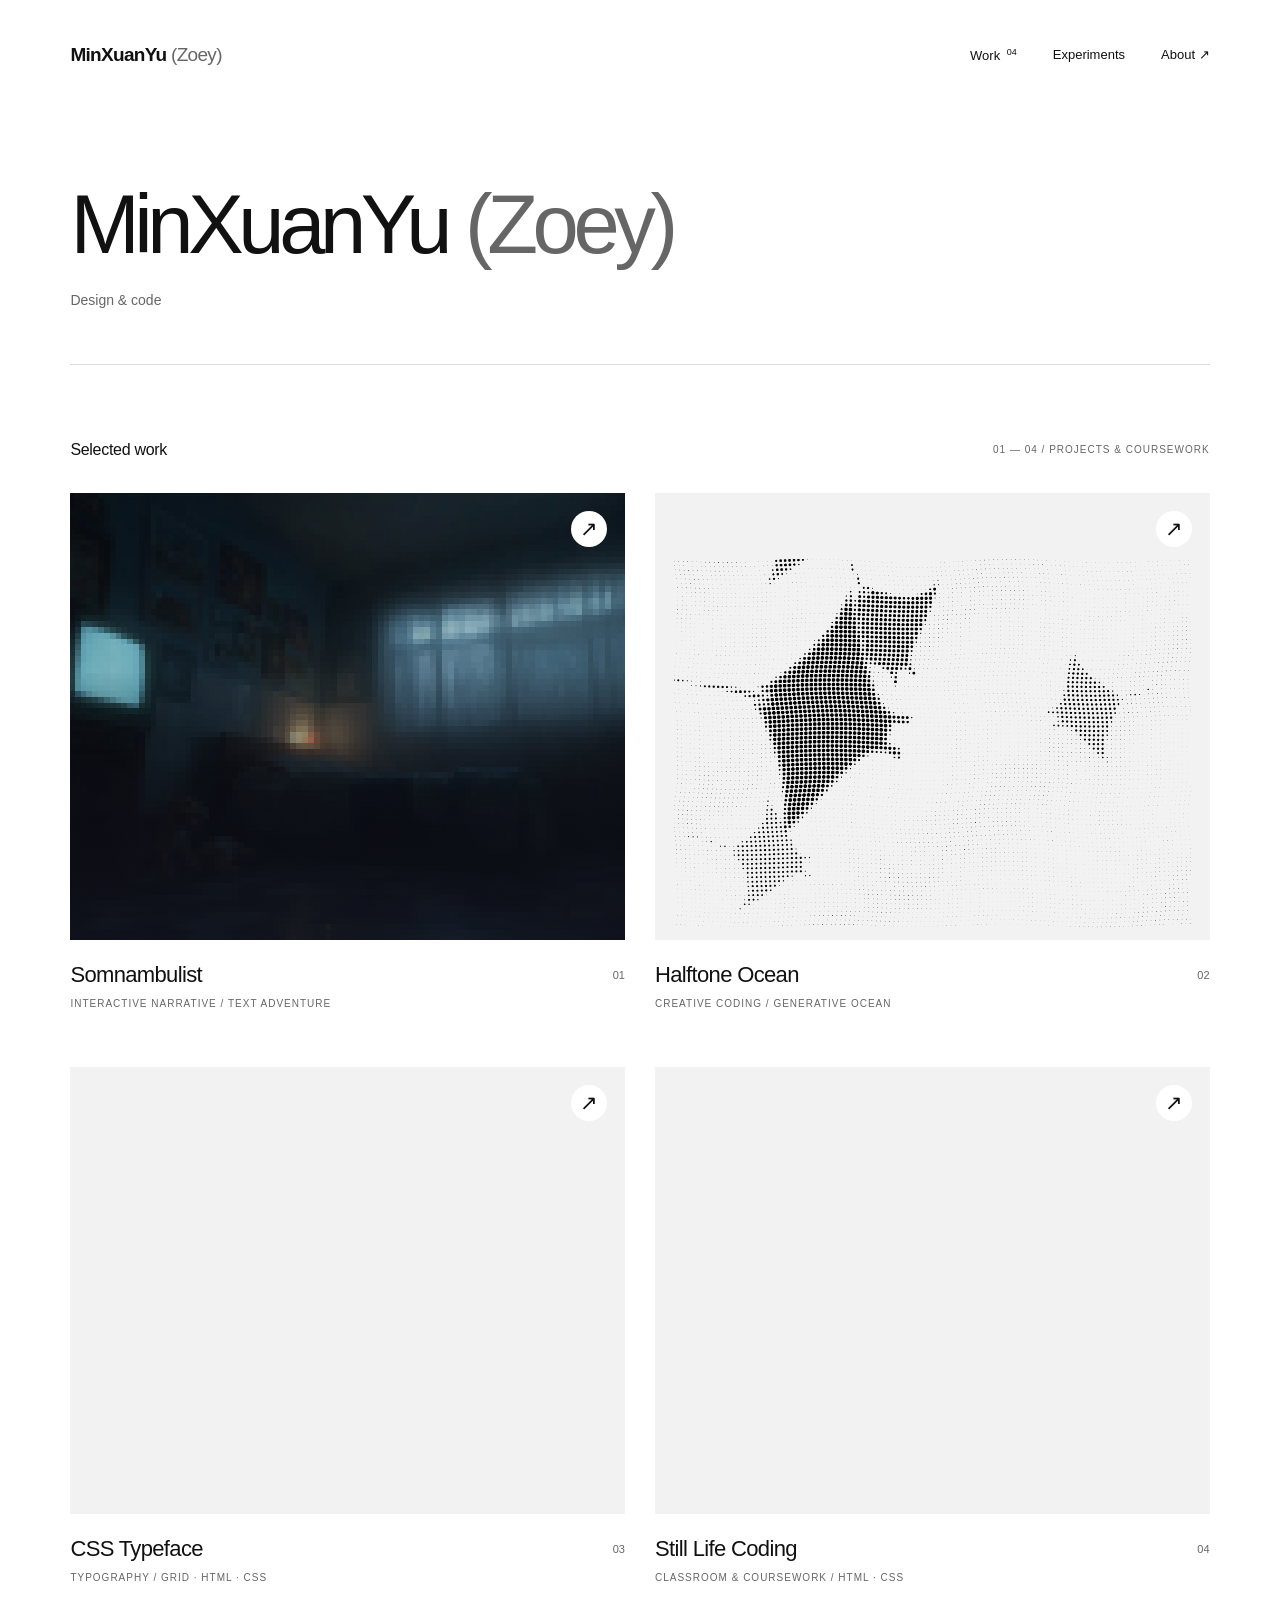
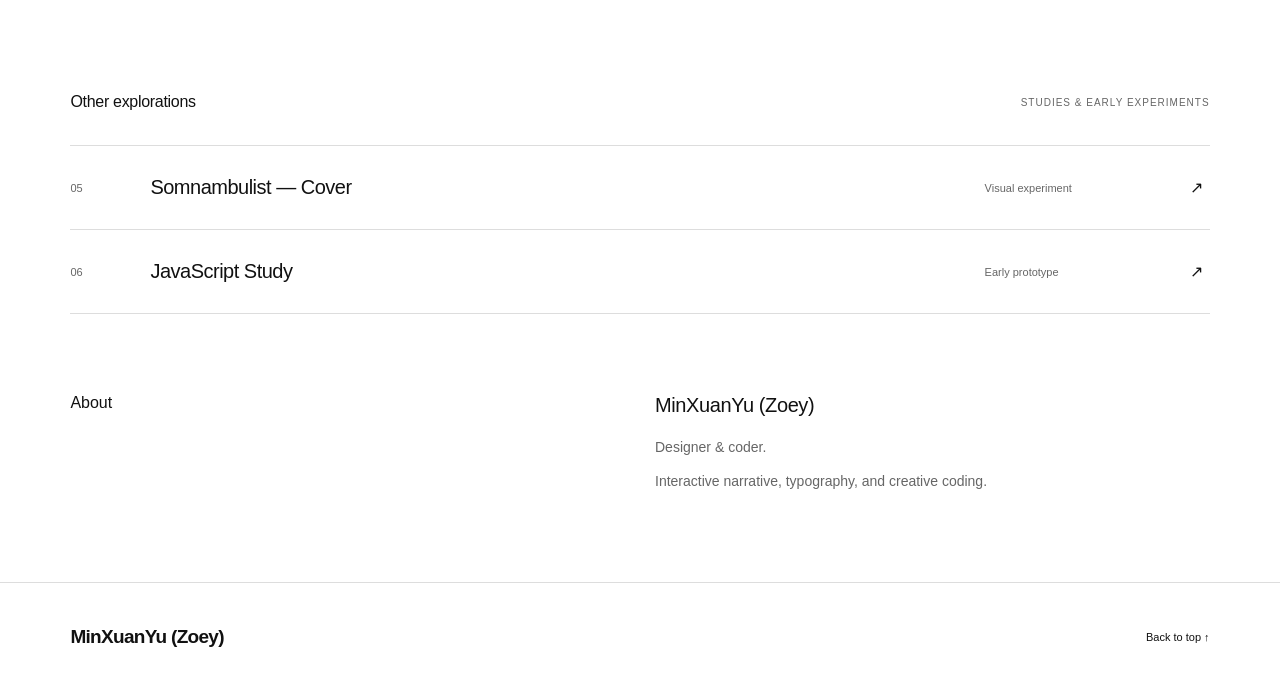
<file: index.html>
<!doctype html>
<html lang="en">
<head>
<meta charset="utf-8"><meta name="viewport" content="width=device-width,initial-scale=1">
<title>MinXuanYu (Zoey) — Design & Code</title>
<meta name="description" content="Selected work by MinXuanYu (Zoey). Interactive stories, experimental typography, and small worlds made with code.">
<link rel="stylesheet" href="assets/portfolio.css">
</head>
<body id="top">
<a class="skip" href="#work">Skip to work</a>
<header class="header"><a class="identity" href="#top">MinXuanYu <span>(Zoey)</span></a><nav aria-label="Main navigation"><a href="#work">Work <sup>04</sup></a><a href="#archive">Experiments</a><a href="#about">About <span aria-hidden="true">↗</span></a></nav></header>
<main>
<section class="hero" aria-labelledby="intro"><h1 id="intro">MinXuanYu <span>(Zoey)</span></h1><p class="role">Design &amp; code</p></section>
<section id="work" class="work" aria-labelledby="work-heading"><div class="section-heading"><h2 id="work-heading">Selected work</h2><span>01 — 04 / Projects & coursework</span></div>
<div class="project-grid">
<article class="project"><a href="somnambulistfinal/index.html" class="project-link"><div class="art dream"><img src="somnambulistfinal/assets/bedroom.png" alt="A pixel-art bedroom from the Somnambulist dream world" fetchpriority="high"><span class="open" aria-hidden="true">↗</span></div><div class="project-info"><h3>Somnambulist</h3><span>01</span></div><p class="category">Interactive narrative / Text adventure</p></a></article>
<article class="project offset"><a href="halftoneocean/index.html" class="project-link"><div class="art ocean"><img src="halftoneocean/previews/manta.png" alt="A manta ray rendered in black-and-white halftone dots" loading="lazy"><span class="open" aria-hidden="true">↗</span></div><div class="project-info"><h3>Halftone Ocean</h3><span>02</span></div><p class="category">Creative coding / Generative ocean</p></a></article>
<article class="project"><a href="css-typeface/index.html" class="project-link"><div class="art type"><div class="embed"><iframe src="css-typeface/index.html" title="CSS Typeface artwork preview" tabindex="-1" loading="lazy" sandbox></iframe></div><span class="open" aria-hidden="true">↗</span></div><div class="project-info"><h3>CSS Typeface</h3><span>03</span></div><p class="category">Typography / Grid · HTML · CSS</p></a></article>
<article class="project offset"><a href="SLC/index.html" class="project-link"><div class="art still"><div class="embed"><iframe src="SLC/index.html" title="Still Life Coding artwork preview" tabindex="-1" loading="lazy" sandbox></iframe></div><span class="open" aria-hidden="true">↗</span></div><div class="project-info"><h3>Still Life Coding</h3><span>04</span></div><p class="category">Classroom & coursework / HTML · CSS</p></a></article>
</div></section>
<section id="archive" class="archive" aria-labelledby="archive-heading"><div class="section-heading"><h2 id="archive-heading">Other explorations</h2><span>Studies & early experiments</span></div><a class="archive-row" href="zoey%20room/cover.html"><span class="number">05</span><h3>Somnambulist — Cover</h3><span class="archive-meta">Visual experiment</span><span aria-hidden="true">↗</span></a><a class="archive-row" href="Java/index.html"><span class="number">06</span><h3>JavaScript Study</h3><span class="archive-meta">Early prototype</span><span aria-hidden="true">↗</span></a></section>
<section id="about" class="about" aria-labelledby="about-heading"><h2 id="about-heading">About</h2><div class="about-copy"><h3>MinXuanYu (Zoey)</h3><p>Designer &amp; coder.</p><p>Interactive narrative, typography, and creative coding.</p></div></section>
</main>
<footer><a class="identity" href="#top">MinXuanYu (Zoey)</a><a href="#top">Back to top ↑</a></footer>
</body></html>
</file>
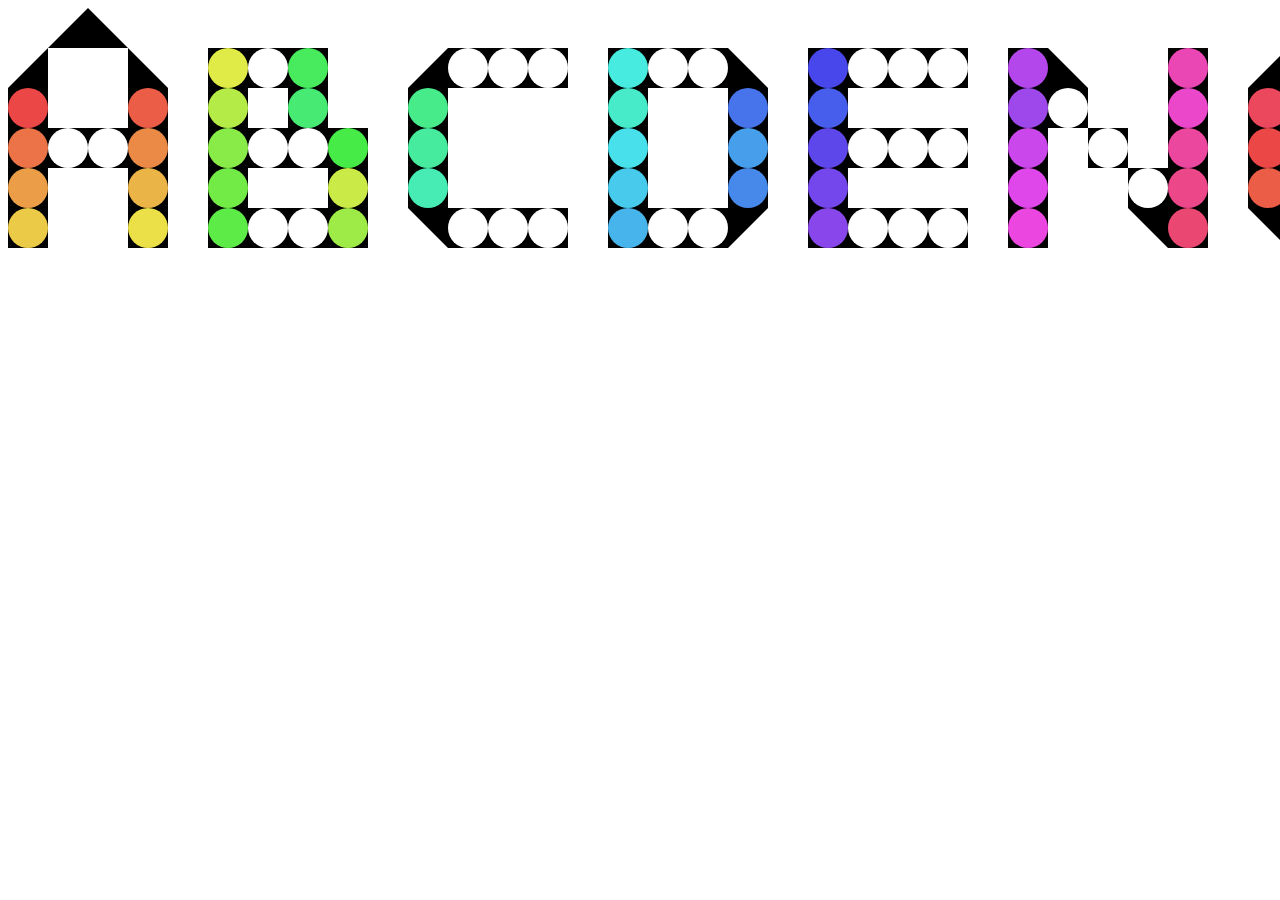
<file: css-typeface/index.html>
<!doctype html>
<html lang="en">
  <head>
    <meta charset="UTF-8" />
    <meta name="viewport" content="width=device-width, initial-scale=1.0" />
    <title>CSS Typeface Demo</title>
    <link rel="stylesheet" href="assets/styles.css" />
  </head>
   <body>
       <main>
      <!-- A -->
      <section class="letter" id="letter-a">
        <div class="roof">
          <div class="triangle"></div>
          <div class="window window-left"></div>
          <div class="window window-right"></div>
        </div>
        <div class="grid">
          <div class="cell" style="grid-column: 1; grid-row: 1">
            <div class="inner"></div>
          </div>
          <div class="cell" style="grid-column: 4; grid-row: 1">
            <div class="inner"></div>
          </div>
          <div class="cell reverse" style="grid-column: 2; grid-row: 2">
            <div class="inner fill"></div>
          </div>
          <div class="cell reverse" style="grid-column: 3; grid-row: 2">
            <div class="inner fill"></div>
          </div>
          <div class="cell" style="grid-column: 1; grid-row: 2">
            <div class="inner"></div>
          </div>
          <div class="cell" style="grid-column: 4; grid-row: 2">
            <div class="inner"></div>
          </div>
          <div class="cell" style="grid-column: 1; grid-row: 3">
            <div class="inner"></div>
          </div>
          <div class="cell" style="grid-column: 4; grid-row: 3">
            <div class="inner"></div>
          </div>
          <div class="cell" style="grid-column: 1; grid-row: 4">
            <div class="inner"></div>
          </div>
          <div class="cell" style="grid-column: 4; grid-row: 4">
            <div class="inner"></div>
          </div>
        </div>
      </section>

      <!-- B -->
      <section class="letter" id="letter-b">
        <div class="grid">
          <div class="cell reverse" style="grid-column: 2; grid-row: 2">
            <div class="inner fill"></div>
          </div>
          <div class="cell reverse" style="grid-column: 2; grid-row: 4">
            <div class="inner fill"></div>
          </div>
          <div class="cell reverse" style="grid-column: 3; grid-row: 4">
            <div class="inner fill"></div>
          </div>
          <div class="cell reverse" style="grid-column: 2; grid-row: 6">
            <div class="inner fill"></div>
          </div>
          <div class="cell reverse" style="grid-column: 3; grid-row: 6">
            <div class="inner fill"></div>
          </div>
          <div class="cell" style="grid-column: 1; grid-row: 2">
            <div class="inner"></div>
          </div>
          <div class="cell" style="grid-column: 4; grid-row: 5">
            <div class="inner"></div>
          </div>
          <div class="cell" style="grid-column: 1; grid-row: 3">
            <div class="inner"></div>
          </div>
          <div class="cell" style="grid-column: 4; grid-row: 6">
            <div class="inner"></div>
          </div>
          <div class="cell" style="grid-column: 1; grid-row: 4">
            <div class="inner"></div>
          </div>
          <div class="cell" style="grid-column: 1; grid-row: 5">
            <div class="inner"></div>
          </div>
          <div class="cell" style="grid-column: 1; grid-row: 6">
            <div class="inner"></div>
          </div>
          <div class="cell" style="grid-column: 4; grid-row: 4">
            <div class="inner"></div>
          </div>
          <div class="cell" style="grid-column: 3; grid-row: 2">
            <div class="inner"></div>
          </div>
          <div class="cell" style="grid-column: 3; grid-row: 3">
            <div class="inner"></div>
          </div>
        </div>
      </section>
      <!-- C -->
      <section class="letter" id="letter-c">
        <div class="grid">
        <div style="grid-column:1; grid-row:2;">
          <div class="triangle-small"></div>
        </div>
        <div class="cell" style="grid-column: 1; grid-row: 3">
            <div class="inner"></div>
        </div>
        <div class="cell" style="grid-column: 1; grid-row: 4">
            <div class="inner"></div>
        </div>
        <div class="cell" style="grid-column: 1; grid-row: 5">
            <div class="inner"></div>
        </div>
        <div style="grid-column:1; grid-row:6;">
          <div class="triangle-small1"></div>
        </div>
        <div class="cell reverse" style="grid-column: 2; grid-row: 2">
            <div class="inner fill"></div>
        </div>
        <div class="cell reverse" style="grid-column: 3; grid-row: 2">
            <div class="inner fill"></div>
        </div>
        <div class="cell reverse" style="grid-column: 4; grid-row: 2">
            <div class="inner fill"></div>
        </div>
        <div class="cell reverse" style="grid-column: 2; grid-row: 6">
            <div class="inner fill"></div>
        </div>
        <div class="cell reverse" style="grid-column: 3; grid-row: 6">
            <div class="inner fill"></div>
        </div>
        <div class="cell reverse" style="grid-column: 4; grid-row: 6">
            <div class="inner fill"></div>
        </div>
      </section>

    <!-- D -->
      <section class="letter" id="letter-d">
        <div class="grid">
          <div style="grid-column:4; grid-row:2;">
          <div class="triangle-small3"></div>
        </div>
       <div style="grid-column:4; grid-row:6;">
          <div class="triangle-small2"></div>
        </div>
      <div class="cell reverse" style="grid-column: 3; grid-row: 2">
            <div class="inner fill"></div>
        </div>
      <div class="cell reverse" style="grid-column: 2; grid-row: 2">
            <div class="inner fill"></div>
        </div>
      <div class="cell reverse" style="grid-column: 3; grid-row: 6">
            <div class="inner fill"></div>
        </div>
      <div class="cell reverse" style="grid-column: 2; grid-row: 6">
            <div class="inner fill"></div>
        </div>
      <div class="cell" style="grid-column: 1; grid-row: 3">
            <div class="inner"></div>
        </div>
      <div class="cell" style="grid-column: 1; grid-row: 2">
            <div class="inner"></div>
        </div>
      <div class="cell" style="grid-column: 1; grid-row: 4">
            <div class="inner"></div>
        </div>
      <div class="cell" style="grid-column: 1; grid-row: 5">
            <div class="inner"></div>
        </div>
      <div class="cell" style="grid-column: 1; grid-row: 6">
            <div class="inner"></div>
        </div>
      <div class="cell" style="grid-column: 4; grid-row: 4">
            <div class="inner"></div>
        </div>
      <div class="cell" style="grid-column: 4; grid-row: 5">
            <div class="inner"></div>
        </div>
      <div class="cell" style="grid-column: 4; grid-row: 3">
            <div class="inner"></div>
        </div>
      </section>

      <!-- E -->
     <section class="letter" id="letter-e">
        <div class="grid">
      <div class="cell" style="grid-column: 1; grid-row: 3">
            <div class="inner"></div>
        </div>
      <div class="cell" style="grid-column: 1; grid-row: 2">
            <div class="inner"></div>
        </div>
      <div class="cell" style="grid-column: 1; grid-row: 4">
            <div class="inner"></div>
        </div>
      <div class="cell" style="grid-column: 1; grid-row: 5">
            <div class="inner"></div>
        </div>
      <div class="cell" style="grid-column: 1; grid-row: 6">
            <div class="inner"></div>
        </div>
        <div class="cell reverse" style="grid-column: 2; grid-row: 2">
            <div class="inner fill"></div>
        </div>
        <div class="cell reverse" style="grid-column: 3; grid-row: 2">
            <div class="inner fill"></div>
        </div>
        <div class="cell reverse" style="grid-column: 4; grid-row: 2">
            <div class="inner fill"></div>
        </div>
        <div class="cell reverse" style="grid-column: 2; grid-row: 4">
            <div class="inner fill"></div>
        </div>
        <div class="cell reverse" style="grid-column: 3; grid-row: 4">
            <div class="inner fill"></div>
        </div>
        <div class="cell reverse" style="grid-column: 4; grid-row: 4">
            <div class="inner fill"></div>
        </div>
        <div class="cell reverse" style="grid-column: 2; grid-row: 6">
            <div class="inner fill"></div>
        </div>
        <div class="cell reverse" style="grid-column: 3; grid-row: 6">
            <div class="inner fill"></div>
        </div>
        <div class="cell reverse" style="grid-column: 4; grid-row: 6">
            <div class="inner fill"></div>
        </div>
      </section>

      <!-- N -->
     <section class="letter" id="letter-n">
        <div class="grid">
      <div class="cell" style="grid-column: 1; grid-row: 3">
            <div class="inner"></div>
        </div>
      <div class="cell" style="grid-column: 1; grid-row: 2">
            <div class="inner"></div>
        </div>
      <div class="cell" style="grid-column: 1; grid-row: 4">
            <div class="inner"></div>
        </div>
      <div class="cell" style="grid-column: 1; grid-row: 5">
            <div class="inner"></div>
        </div>
      <div class="cell" style="grid-column: 1; grid-row: 6">
            <div class="inner"></div>
        </div>
      <div class="cell" style="grid-column: 5; grid-row: 3">
            <div class="inner"></div>
        </div>
      <div class="cell" style="grid-column: 5; grid-row: 2">
            <div class="inner"></div>
        </div>
      <div class="cell" style="grid-column: 5; grid-row: 4">
            <div class="inner"></div>
        </div>
      <div class="cell" style="grid-column: 5; grid-row: 5">
            <div class="inner"></div>
        </div>
      <div class="cell" style="grid-column: 5; grid-row: 6">
            <div class="inner"></div>
        </div>
      <div style="grid-column:4; grid-row:6;">
          <div class="triangle-small1"></div>
        </div>
      <div style="grid-column:2; grid-row:2;">
          <div class="triangle-small3"></div>
        </div>
        <div class="cell reverse" style="grid-column: 2; grid-row: 3">
            <div class="inner fill"></div>
        </div>
        <div class="cell reverse" style="grid-column: 3; grid-row: 4">
            <div class="inner fill"></div>
        </div>
        <div class="cell reverse" style="grid-column: 4; grid-row: 5">
            <div class="inner fill"></div>
        </div>
      </section>

      <!-- O -->
      <section class="letter" id="letter-o">
        <div class="grid">
        <div style="grid-column:2; grid-row:2;">
          <div class="triangle-small"></div>
        </div>
        <div style="grid-column:5; grid-row:2;">
          <div class="triangle-small3"></div>
        </div>
        <div style="grid-column:5; grid-row:6;">
          <div class="triangle-small2"></div>
        </div>
        <div style="grid-column:2; grid-row:6;">
          <div class="triangle-small1"></div>
        </div>
        <div class="cell reverse" style="grid-column: 3; grid-row: 2">
            <div class="inner fill"></div>
        </div>
        <div class="cell reverse" style="grid-column: 4; grid-row: 2">
            <div class="inner fill"></div>
        </div>
        <div class="cell reverse" style="grid-column: 3; grid-row: 6">
            <div class="inner fill"></div>
        </div>
        <div class="cell reverse" style="grid-column: 4; grid-row: 6">
            <div class="inner fill"></div>
        </div>
      <div class="cell" style="grid-column: 2; grid-row: 3">
            <div class="inner"></div>
        </div>
      <div class="cell" style="grid-column: 2; grid-row: 4">
            <div class="inner"></div>
        </div>
      <div class="cell" style="grid-column: 2; grid-row: 5">
            <div class="inner"></div>
        </div>
      <div class="cell" style="grid-column: 5; grid-row: 3">
            <div class="inner"></div>
        </div>
      <div class="cell" style="grid-column: 5; grid-row: 4">
            <div class="inner"></div>
        </div>
      <div class="cell" style="grid-column: 5; grid-row: 5">
            <div class="inner"></div>
        </div>
      </section>

      <!-- J -->
     <section class="letter" id="letter-j">
        <div class="grid">
          <div class="cell reverse" style="grid-column: 2; grid-row: 2">
            <div class="inner fill"></div>
        </div>
        <div class="cell reverse" style="grid-column: 3; grid-row: 2">
            <div class="inner fill"></div>
        </div>
        <div class="cell reverse" style="grid-column: 4; grid-row: 2">
            <div class="inner fill"></div>
        </div>
        <div class="cell reverse" style="grid-column: 5; grid-row: 2">
            <div class="inner fill"></div>
        </div>
      <div class="cell" style="grid-column: 4; grid-row: 5">
            <div class="inner"></div>
        </div>
      <div class="cell" style="grid-column: 4; grid-row: 3">
            <div class="inner"></div>
        </div>
      <div class="cell" style="grid-column: 4; grid-row: 4">
            <div class="inner"></div>
        </div>
        <div class="cell reverse" style="grid-column: 4; grid-row: 6">
            <div class="inner fill"></div>
        </div>
        <div class="cell reverse" style="grid-column: 3; grid-row: 6">
            <div class="inner fill"></div>
        </div>
        <div style="grid-column:2; grid-row:6;">
          <div class="triangle-small1"></div>
        </div>
      <div class="cell" style="grid-column:2; grid-row: 5">
            <div class="inner"></div>
        </div>
      </section>

      <!-- K -->
      <section class="letter" id="letter-k">
        <div class="grid">
        <div style="grid-column:4; grid-row:2;">
          <div class="triangle-small"></div>
        </div>
        <div style="grid-column:3; grid-row:3;">
          <div class="triangle-small"></div>
        </div>
      <div class="cell" style="grid-column: 2; grid-row: 3">
            <div class="inner"></div>
        </div>
      <div class="cell" style="grid-column: 2; grid-row: 2">
            <div class="inner"></div>
        </div>
      <div class="cell" style="grid-column: 2; grid-row: 4">
            <div class="inner"></div>
        </div>
      <div class="cell" style="grid-column: 2; grid-row: 5">
            <div class="inner"></div>
        </div>
      <div class="cell" style="grid-column: 2; grid-row: 6">
            <div class="inner"></div>
        </div>
        <div style="grid-column:4; grid-row:6;">
          <div class="triangle-small1"></div>
        </div>
        <div style="grid-column:3; grid-row:5;">
          <div class="triangle-small1"></div>
        </div>
      <div class="cell reverse" style="grid-column: 3; grid-row: 4">
            <div class="inner fill"></div>
        </div>
      <div class="cell" style="grid-column: 4; grid-row: 3">
            <div class="inner"></div>
        </div>
      <div class="cell" style="grid-column: 5; grid-row: 2">
            <div class="inner"></div>
        </div>
      <div class="cell" style="grid-column: 4; grid-row: 5">
            <div class="inner"></div>
        </div>
      <div class="cell" style="grid-column: 5; grid-row: 6">
            <div class="inner"></div>
        </div>
      </section>
      <!-- L -->
      <section class="letter" id="letter-l">
        <div class="grid">
      <div class="cell" style="grid-column: 2; grid-row: 3">
            <div class="inner"></div>
        </div>
      <div class="cell" style="grid-column: 2; grid-row: 2">
            <div class="inner"></div>
        </div>
      <div class="cell" style="grid-column: 2; grid-row: 4">
            <div class="inner"></div>
        </div>
      <div class="cell" style="grid-column: 2; grid-row: 5">
            <div class="inner"></div>
        </div>
      <div class="cell" style="grid-column: 2; grid-row: 6">
            <div class="inner"></div>
        </div>
        <div class="cell reverse" style="grid-column: 5; grid-row: 6">
            <div class="inner fill"></div>
        </div>
        <div class="cell reverse" style="grid-column: 3; grid-row: 6">
            <div class="inner fill"></div>
        </div>
        <div class="cell reverse" style="grid-column: 4; grid-row: 6">
            <div class="inner fill"></div>
        </div>
      </section>
<script>
  document.querySelectorAll('.inner:not(.fill)').forEach((inner, i) => {
    inner.style.backgroundColor = `hsl(${i * 8}, 80%, 60%)`;
  });
</script>

    </body>
  </main>
</html>
</file>
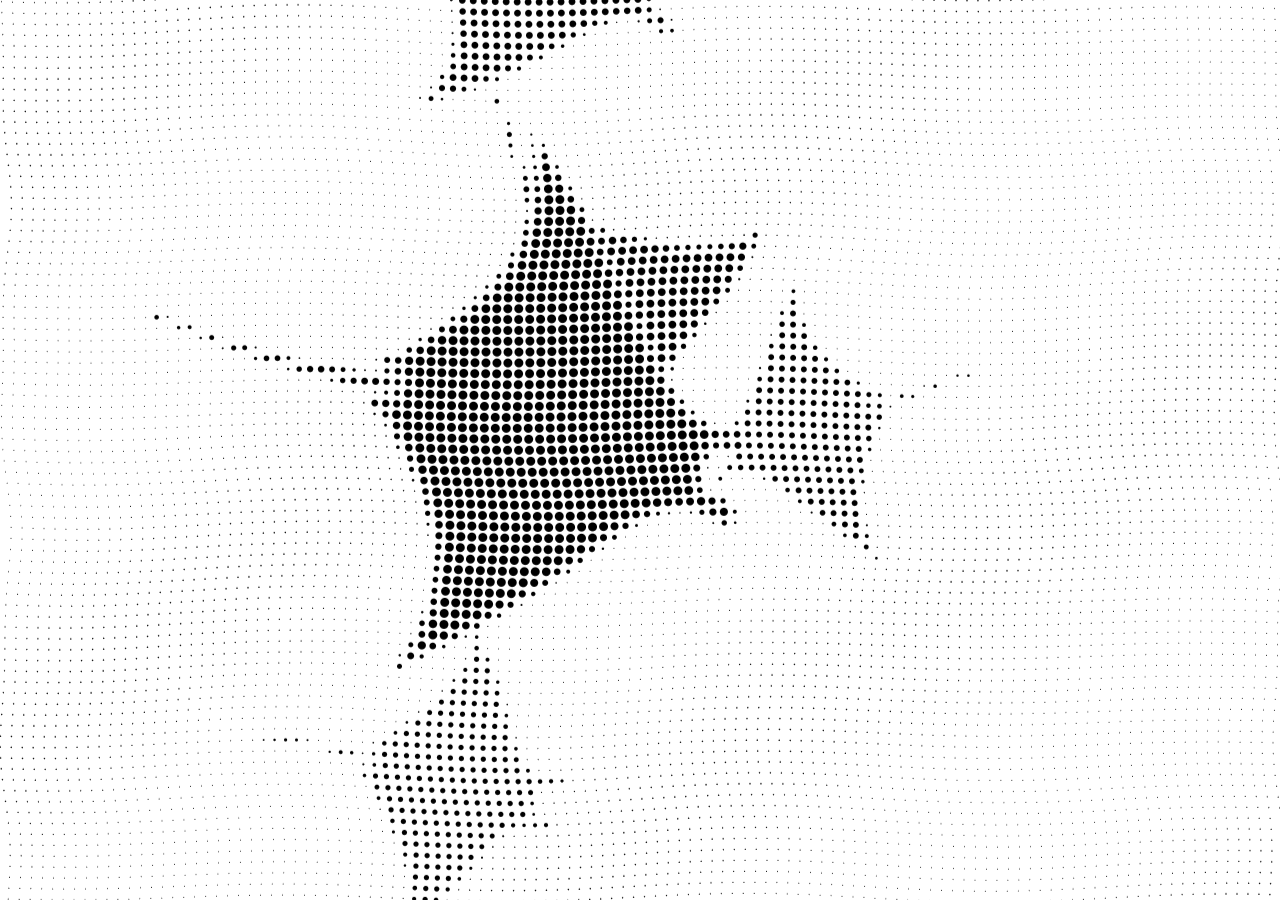
<file: halftoneocean/index.html>
<!doctype html>
<html lang="zh-CN">
<head>
  <meta charset="utf-8">
  <meta name="viewport" content="width=device-width, initial-scale=1">
  <title>黑白波点海洋 · 纯网点俯视版</title>
  <style>
:root {
  color-scheme: light;
  --foreground: #111;
  --muted-foreground: #626262;
  font-family: system-ui, -apple-system, BlinkMacSystemFont, "Segoe UI", sans-serif;
  font-size: 14px;
}
* { box-sizing: border-box; }
html, body { margin: 0; background: #fff; color: var(--foreground); }
body.ocean-standalone { padding: 0; overflow: hidden; }
body.ocean-standalone main { position: fixed; inset: 0; width: 100%; max-width: none; }

#ocean-pure-dots { width: 100%; overflow: hidden; background: #fff; }
#ocean-pure-dots canvas { display: block; width: 100%; height: auto; aspect-ratio: 7 / 5; background: #fff; }
.ocean-standalone #ocean-pure-dots { position: fixed; inset: 0; width: 100vw; height: 100vh; }
.ocean-standalone #ocean-pure-dots canvas {
  position: absolute; left: 50%; top: 50%;
  width: max(100vw, 140vh); height: auto;
  transform: translate(-50%, -50%);
}

</style>
</head>
<body class="ocean-standalone">
  <main>
    <div id="ocean-pure-dots">
  <canvas role="img" aria-label="纯黑白网点组成的海底世界。五条俯视魔鬼鱼与五条俯视鲨鱼分组依次斜向游过。每个种类再次出现时会整组反向游回，鱼群保持松散分布和局部自然交叠，背景网点持续柔和起伏。"></canvas>
</div>

  </main>
  <script>
// 俯视轮廓，局部坐标中鱼头始终朝右（x 正方向）。
// 曲线只用于决定网点的大小，最终画面不绘制实心鱼或描边。
window.OCEAN_SHAPES = {
  manta: `
    M .73 -.105
    C .83 -.11 .91 -.14 .89 -.22
    C .86 -.26 .79 -.22 .72 -.21
    C .63 -.225 .57 -.27 .51 -.34
    C .31 -.60 .16 -.97 -.18 -1.33
    C -.13 -1.06 -.19 -.78 -.34 -.55
    C -.43 -.39 -.56 -.25 -.63 -.15
    Q -.70 -.14 -.71 -.075
    L -.57 -.04
    C -.88 -.03 -1.14 -.032 -1.53 -.022
    Q -1.63 -.016 -1.68 0
    C -1.32 -.018 -.95 .03 -.57 .04
    L -.71 .075 Q -.70 .14 -.63 .15
    C -.56 .25 -.43 .39 -.34 .55
    C -.19 .78 -.13 1.06 -.18 1.33
    C .16 .97 .31 .60 .51 .34
    C .57 .27 .63 .225 .72 .21
    C .79 .22 .86 .26 .89 .22
    C .91 .14 .83 .11 .73 .105
    Q .70 0 .73 -.105 Z`,
  // 依据 Jedd Wasson 的真实大白鲨俯视航拍校正比例与尾鳍投影。
  shark: `
    M 1.2667 0.0000
    C 1.2533 0.0483 0.9467 0.1778 0.6622 0.1956
    C 0.6267 0.2000 0.5867 0.2044 0.5511 0.2044
    C 0.5067 0.3467 0.4400 0.4889 0.3289 0.5689
    Q 0.2533 0.6178 0.2400 0.5873
    C 0.2311 0.4990 0.2800 0.3822 0.3022 0.2756
    Q 0.2933 0.2311 0.2489 0.1956
    C 0.0978 0.1879 -0.0400 0.1659 -0.1644 0.1431
    C -0.3200 0.1436 -0.4667 0.1413 -0.6133 0.1323
    C -0.7556 0.1415 -0.8622 0.1173 -0.9422 0.0375
    C -1.1067 0.0352 -1.2667 0.0260 -1.4089 0.0133
    Q -1.5733 0.0035 -1.6044 0.0048
    Q -1.6267 -0.0089 -1.5556 -0.0131
    C -1.4444 -0.0201 -1.2978 -0.0277 -1.1689 -0.0222
    Q -1.0844 -0.0347 -1.0356 -0.1353
    Q -1.0089 -0.1748 -0.9556 -0.1116
    Q -0.9289 -0.0844 -0.9111 -0.0434
    C -0.8222 -0.1047 -0.7022 -0.1220 -0.5956 -0.1244
    C -0.4800 -0.1123 -0.3733 -0.1150 -0.3111 -0.1126
    Q -0.2889 -0.1596 -0.2356 -0.1544
    L -0.2178 -0.1378
    C -0.0667 -0.1390 0.0933 -0.1719 0.2444 -0.1908
    C 0.2711 -0.2933 0.2400 -0.4039 0.2000 -0.5167
    C 0.1778 -0.5819 0.1511 -0.6557 0.1822 -0.6622
    C 0.2578 -0.6667 0.3511 -0.5822 0.4133 -0.4800
    C 0.4711 -0.3822 0.5156 -0.2844 0.5333 -0.2000
    C 0.6756 -0.2089 0.8267 -0.1822 0.9733 -0.1372
    C 1.1511 -0.0806 1.2311 -0.0415 1.2667 0.0000 Z`
};

// 黑白波点海洋，纯网点俯视版。
// 改 STEP 调整网点间距；改 chapters 内的参数调整每条鱼的路线、速度与层级。
(() => {
  'use strict';
  const root = document.getElementById('ocean-pure-dots');
  const canvas = root.querySelector('canvas');
  const motion = matchMedia('(prefers-reduced-motion: reduce)');
  const W = 980, H = 700, STEP = 8.4;
  let time = 10, running = !motion.matches, visible = true;
  let handle = 0, last = 0, lastDraw = 0, displayScale = 1;
  const clamp = (x, a, b) => Math.max(a, Math.min(b, x));
  const smooth = (a, b, x) => {
    const t = clamp((x - a) / (b - a), 0, 1);
    return t * t * (3 - 2 * t);
  };

  // 所有像素来自黑色圆点。GPU 不可用时回退到 Canvas 2D。
  let gl = null;
  try { gl = canvas.getContext('webgl', {alpha: false, antialias: true, depth: false}); }
  catch (_) {}
  const ctx = gl ? null : canvas.getContext('2d', {alpha: false});
  let scaleUniform;
  if (gl) {
    const compile = (type, source) => {
      const s = gl.createShader(type);
      gl.shaderSource(s, source); gl.compileShader(s);
      if (!gl.getShaderParameter(s, gl.COMPILE_STATUS)) throw Error(gl.getShaderInfoLog(s));
      return s;
    };
    const program = gl.createProgram();
    gl.attachShader(program, compile(gl.VERTEX_SHADER, `
      attribute vec3 point;
      uniform vec2 resolution;
      uniform float scale;
      varying float radius;
      varying float diameter;
      void main() {
        vec2 p = point.xy / resolution * 2.0 - 1.0;
        gl_Position = vec4(p.x, -p.y, 0.0, 1.0);
        radius = point.z * scale;
        diameter = ceil(radius * 2.0 + 2.0);
        gl_PointSize = diameter;
      }`));
    gl.attachShader(program, compile(gl.FRAGMENT_SHADER, `
      precision mediump float;
      varying float radius;
      varying float diameter;
      void main() {
        float d = length((gl_PointCoord - 0.5) * diameter);
        float a = clamp(radius - d + 0.5, 0.0, 1.0);
        if (a <= 0.0) discard;
        gl_FragColor = vec4(0.0, 0.0, 0.0, a);
      }`));
    gl.linkProgram(program);
    if (!gl.getProgramParameter(program, gl.LINK_STATUS)) throw Error(gl.getProgramInfoLog(program));
    gl.useProgram(program);
    gl.bindBuffer(gl.ARRAY_BUFFER, gl.createBuffer());
    const location = gl.getAttribLocation(program, 'point');
    gl.enableVertexAttribArray(location);
    gl.vertexAttribPointer(location, 3, gl.FLOAT, false, 0, 0);
    gl.uniform2f(gl.getUniformLocation(program, 'resolution'), W, H);
    scaleUniform = gl.getUniformLocation(program, 'scale');
    gl.enable(gl.BLEND); gl.blendFunc(gl.SRC_ALPHA, gl.ONE_MINUS_SRC_ALPHA);
    gl.clearColor(1, 1, 1, 1);
  }

  // 用轮廓生成距离场，只控制边缘网点的收缩，不引入图片、材质或照明。
  function makeField(path) {
    const size = 640, span = 3.84, origin = -1.92;
    const c = document.createElement('canvas');
    c.width = c.height = size;
    const g = c.getContext('2d', {willReadFrequently: true});
    g.setTransform(size / span, 0, 0, size / span, -origin * size / span, -origin * size / span);
    g.fill(new Path2D(path));
    const pixels = g.getImageData(0, 0, size, size).data;
    const inside = new Uint8Array(size * size);
    const distance = new Float32Array(size * size);
    for (let i = 0; i < inside.length; i++) inside[i] = pixels[i * 4 + 3] > 127 ? 1 : 0;
    distance.fill(size * 2);
    for (let y = 1; y < size - 1; y++) for (let x = 1; x < size - 1; x++) {
      const i = y * size + x;
      if (inside[i] !== inside[i - 1] || inside[i] !== inside[i + 1] ||
          inside[i] !== inside[i - size] || inside[i] !== inside[i + size]) distance[i] = 0;
    }
    const diagonal = Math.SQRT2;
    for (let y = 1; y < size - 1; y++) for (let x = 1; x < size - 1; x++) {
      const i = y * size + x;
      distance[i] = Math.min(distance[i], distance[i - 1] + 1, distance[i - size] + 1,
        distance[i - size - 1] + diagonal, distance[i - size + 1] + diagonal);
    }
    for (let y = size - 2; y > 0; y--) for (let x = size - 2; x > 0; x--) {
      const i = y * size + x;
      distance[i] = Math.min(distance[i], distance[i + 1] + 1, distance[i + size] + 1,
        distance[i + size + 1] + diagonal, distance[i + size - 1] + diagonal);
    }
    for (let i = 0; i < distance.length; i++) distance[i] = (distance[i] + .5) * (inside[i] ? 1 : -1) * span / size;
    return {distance, size, scale: size / span, origin};
  }
  const fields = {
    shark: makeField(window.OCEAN_SHAPES.shark),
    manta: makeField(window.OCEAN_SHAPES.manta)
  };

  // 两组鱼采用各自的直线斜向路线，叠加很轻的横向游动，不再受波浪驱动。
  function school(kind, label, definitions) {
    const leaders = definitions.map(a => {
      const dx = a.ex - a.x, dy = a.ey - a.y;
      return {...a, kind, field: fields[kind], angle: Math.atan2(dy, dx), duration: Math.hypot(dx, dy) / a.speed};
    });
    const animals = leaders.sort((a, b) => b.depth - a.depth);
    return {kind, label, animals, duration: Math.max(...animals.map(a => a.enter + a.duration)) + .8};
  }
  const mantaRoutes = [
      {x: -390, y: 100, ex: 1340, ey: 600, size: 185, speed: 70, enter: 0, depth: .94, contrast: 1, phase: 1.1},
      {x: -380, y: -360, ex: 1320, ey: 340, size: 136, speed: 82, enter: 1.5, depth: .60, contrast: .58, phase: 3.7},
      {x: -350, y: 430, ex: 1300, ey: 850, size: 96, speed: 88, enter: 3.8, depth: .30, contrast: .34, phase: 2.0},
      {x: 120, y: -430, ex: 850, ey: 1060, size: 122, speed: 68, enter: .8, depth: .74, contrast: .76, phase: 4.8},
      {x: 1260, y: 130, ex: -310, ey: 640, size: 88, speed: 92, enter: 4.6, depth: .43, contrast: .43, phase: 5.7}
  ];
  const sharkRoutes = [
      {x: -400, y: 600, ex: 1340, ey: 100, size: 185, speed: 76, enter: 0, depth: .94, contrast: 1, phase: .4},
      {x: -380, y: -380, ex: 1320, ey: 300, size: 140, speed: 88, enter: 1.7, depth: .58, contrast: .58, phase: 3.0},
      {x: -350, y: 430, ex: 1300, ey: 850, size: 100, speed: 95, enter: 3.8, depth: .29, contrast: .34, phase: 5.2},
      {x: 130, y: -430, ex: 820, ey: 1050, size: 125, speed: 70, enter: .8, depth: .74, contrast: .76, phase: 2.1},
      {x: 1280, y: 130, ex: -300, ey: 600, size: 90, speed: 96, enter: 4.8, depth: .42, contrast: .43, phase: 4.4}
  ];
  const reverseRoutes = routes => routes.map(a => ({
    ...a, x: a.ex, y: a.ey, ex: a.x, ey: a.y, phase: a.phase + Math.PI
  }));
  // 每个种类下一次出现时整组反向游回，再从第一套方向继续循环。
  const chapters = [
    school('manta', '俯视 · 魔鬼鱼群', mantaRoutes),
    school('shark', '俯视 · 鲨鱼群', sharkRoutes),
    school('manta', '俯视 · 魔鬼鱼群', reverseRoutes(mantaRoutes)),
    school('shark', '俯视 · 鲨鱼群', reverseRoutes(sharkRoutes))
  ];
  const cycleDuration = chapters.reduce((sum, c) => sum + c.duration, 0);
  function chapterAt(t) {
    let local = ((t % cycleDuration) + cycleDuration) % cycleDuration;
    for (const chapter of chapters) {
      if (local < chapter.duration) return {chapter, local};
      local -= chapter.duration;
    }
    return {chapter: chapters[0], local: 0};
  }
  function positionAt(a, elapsed, globalTime) {
    const distance = a.speed * clamp(elapsed, 0, a.duration);
    const ca = Math.cos(a.angle), sa = Math.sin(a.angle);
    const sway = (a.kind === 'manta' ? 8 : 5) * Math.sin(elapsed * .18 + a.phase);
    return {
      x: a.x + ca * distance - sa * sway,
      y: a.y + sa * distance + ca * sway
    };
  }
  function pose(a, elapsed, globalTime = elapsed) {
    const p = positionAt(a, elapsed, globalTime), epsilon = .07;
    const before = positionAt(a, Math.max(0, elapsed - epsilon), globalTime - epsilon);
    const after = positionAt(a, Math.min(a.duration, elapsed + epsilon), globalTime + epsilon);
    const heading = Math.atan2(after.y - before.y, after.x - before.x);
    return {
      a, x: p.x, y: p.y, cos: Math.cos(heading), sin: Math.sin(heading), turn: 0,
      beat: elapsed * (a.kind === 'shark' ? 1.5 + a.speed * .009 : 1.24) + a.phase
    };
  }
  function posesAt(t) {
    const {chapter, local} = chapterAt(t);
    const poses = [];
    for (const a of chapter.animals) {
      const elapsed = local - a.enter;
      if (elapsed >= 0 && elapsed <= a.duration) poses.push(pose(a, elapsed, t));
    }
    return {chapter, poses};
  }
  function sample(p, x, y, out) {
    const a = p.a, s = a.size, rx = x - p.x, ry = y - p.y;
    if (Math.abs(rx) > s * 1.94 || Math.abs(ry) > s * 1.94) return false;
    let u = (rx * p.cos + ry * p.sin) / s;
    let v = (-rx * p.sin + ry * p.cos) / s;
    if (a.kind === 'shark') {
      const tail = clamp((.68 - u) / 2.38, 0, 1);
      v -= Math.sin(p.beat + u * 2.9) * (.007 + .21 * tail * tail) + p.turn * tail * tail * .16;
    } else {
      const side = v < 0 ? -1 : 1;
      const phase = p.beat + side * (.1 + p.turn * .7);
      v /= .92 + .075 * Math.cos(phase - Math.abs(v) * .8);
      u += Math.pow(Math.abs(v), 1.65) * .09 * Math.sin(phase - Math.abs(v) * 1.3);
      if (u < -.45) v -= .055 * Math.sin(p.beat * .7 - u * 3.0) * Math.min(1, -u - .45);
    }
    const f = a.field, tx = (u - f.origin) * f.scale, ty = (v - f.origin) * f.scale;
    const ix = Math.floor(tx), iy = Math.floor(ty);
    if (ix < 1 || iy < 1 || ix >= f.size - 2 || iy >= f.size - 2) return false;
    const fx = tx - ix, fy = ty - iy, i = iy * f.size + ix;
    const d = (f.distance[i] * (1 - fx) + f.distance[i + 1] * fx) * (1 - fy)
      + (f.distance[i + f.size] * (1 - fx) + f.distance[i + f.size + 1] * fx) * fy;
    if (d < -.019) return false;
    out.alpha = smooth(-.019, .015, d);
    // 轮廓边缘自然缩成小点，内部使用稳定的纯网点，不叠加波浪条纹。
    const edge = smooth(-.008, .07, d);
    const radius = STEP * .405 * (.58 + .42 * edge) * Math.sqrt(a.contrast);
    out.area = Math.PI * radius * radius;
    return true;
  }

  const sampleValue = {alpha: 0, area: 0};
  const dots = [];
  // 背景是稳定、均匀的浅网点，不弯曲、不聚散，也不随时间漂移。
  for (let y = STEP / 2; y < H; y += STEP) for (let x = STEP / 2; x < W; x += STEP) dots.push([x, y]);
  const vertices = new Float32Array(dots.length * 3);
  if (gl) gl.bufferData(gl.ARRAY_BUFFER, vertices.byteLength, gl.DYNAMIC_DRAW);

  // 背景网点的可见起伏：两层不同方向的慢速摆动叠加点径呼吸。
  // 位移足够被肉眼看见，但保持平缓，不形成集中的波峰或弧形浪带。
  function backgroundDotAt(dot, t, out) {
    out.x = dot[0] + 3.2 * Math.sin(dot[1] * .024 - t * .72)
      + 1.35 * Math.sin(dot[1] * .052 + t * .48);
    out.y = dot[1] + 2.6 * Math.sin(dot[0] * .018 + t * .58)
      + .9 * Math.sin((dot[0] + dot[1]) * .013 - t * .42);
    const pulse = Math.pow(.5 + .5 * Math.sin(out.x * .011 + out.y * .014 - t * .55), 2);
    out.radius = .31 + .23 * pulse;
  }
  const backgroundDot = {x: 0, y: 0, radius: .34};

  function draw() {
    const {chapter, poses} = posesAt(time);
    let n = 0, batch = 0;
    if (!gl) {
      ctx.setTransform(displayScale, 0, 0, displayScale, 0, 0);
      ctx.fillStyle = '#fff'; ctx.fillRect(0, 0, W, H);
      ctx.fillStyle = '#000'; ctx.beginPath();
    }
    for (const dot of dots) {
      backgroundDotAt(dot, time, backgroundDot);
      const x = backgroundDot.x, y = backgroundDot.y, seaRadius = backgroundDot.radius;
      let area = 0, remaining = 1;
      // 在变成网点前按实体遮挡合成，不描边，也不在重叠处挖白色间隙。
      for (const p of poses) {
        if (!sample(p, x, y, sampleValue)) continue;
        area += remaining * sampleValue.alpha * sampleValue.area;
        remaining *= 1 - sampleValue.alpha;
        if (remaining < .003) break;
      }
      area += remaining * Math.PI * seaRadius * seaRadius;
      const radius = Math.sqrt(area / Math.PI);
      vertices[n++] = x; vertices[n++] = y; vertices[n++] = radius;
      if (!gl) {
        ctx.moveTo(x + radius, y); ctx.arc(x, y, radius, 0, Math.PI * 2);
        if (++batch === 192) {ctx.fill(); ctx.beginPath(); batch = 0;}
      }
    }
    if (gl) {
      gl.viewport(0, 0, canvas.width, canvas.height); gl.clear(gl.COLOR_BUFFER_BIT);
      gl.uniform1f(scaleUniform, displayScale);
      gl.bufferSubData(gl.ARRAY_BUFFER, 0, vertices); gl.drawArrays(gl.POINTS, 0, dots.length);
    } else ctx.fill();
  }
  function resize() {
    const width = Math.max(1, canvas.getBoundingClientRect().width);
    const dpr = Math.min(window.devicePixelRatio || 1, 2);
    canvas.width = Math.round(width * dpr);
    canvas.height = Math.round(width * H / W * dpr);
    displayScale = canvas.width / W; draw();
  }
  function schedule() {
    if (running && visible && !document.hidden && !handle) handle = requestAnimationFrame(frame);
  }
  function frame(now) {
    handle = 0;
    if (!root.isConnected || !running || !visible || document.hidden) {last = 0; return;}
    if (!last) last = now;
    time += Math.min(.08, (now - last) / 1000); last = now;
    if (now - lastDraw > 30) {draw(); lastDraw = now;}
    schedule();
  }
  function setRunning(value) {
    running = value; last = 0;
    if (handle) {cancelAnimationFrame(handle); handle = 0;}
    schedule();
  }
  motion.addEventListener('change', event => {if (event.matches) setRunning(false);});
  document.addEventListener('visibilitychange', () => {last = 0; schedule();});
  new ResizeObserver(resize).observe(canvas);
  new IntersectionObserver(entries => {visible = entries[0].isIntersecting; last = 0; schedule();}).observe(root);
  resize(); setRunning(running);
})();

</script>
</body>
</html>
</file>
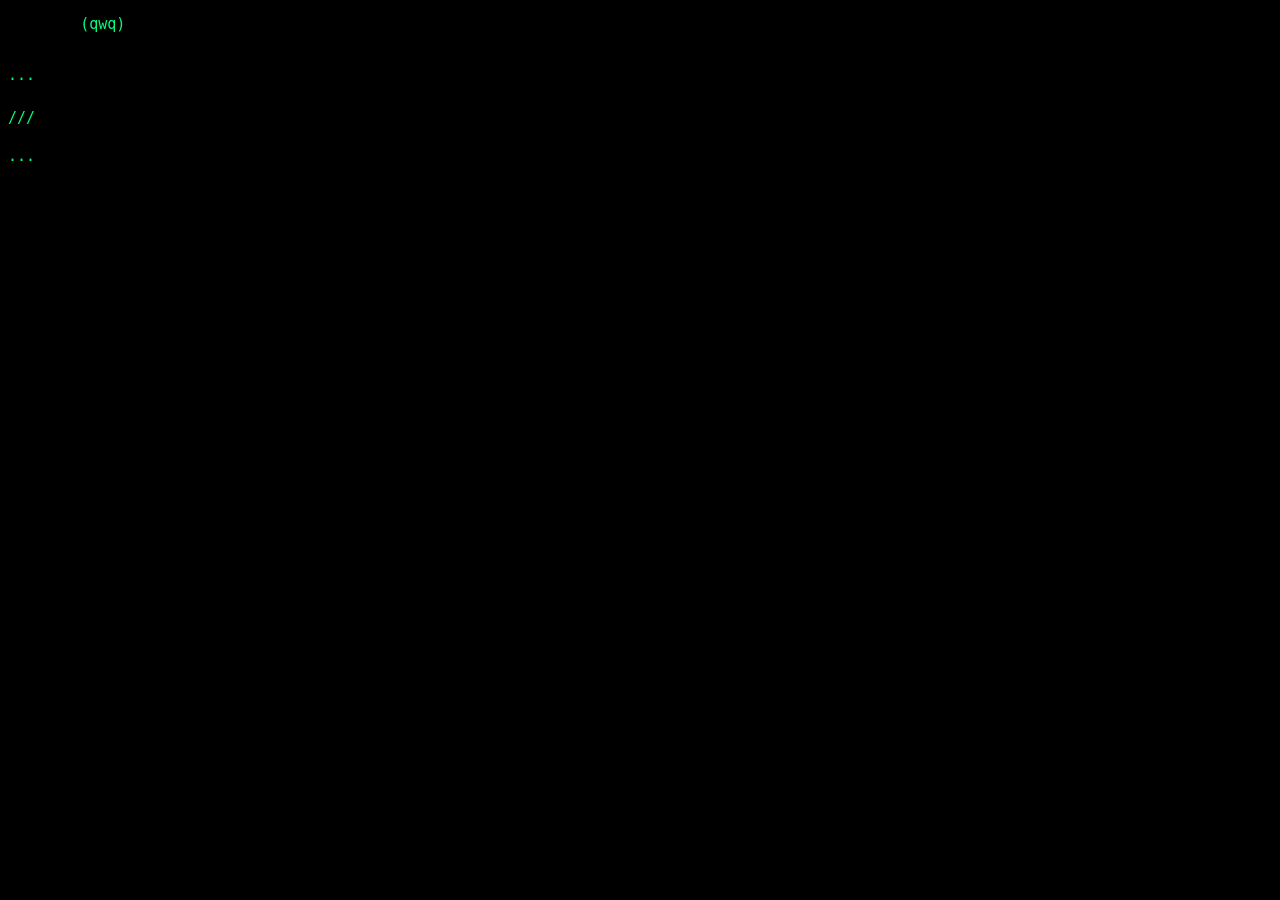
<file: Java/index.html>
<!doctype html>
<html lang="en">
  <head>
    <meta charset="UTF-8" />
    <meta name="viewport" content="width=device-width, initial-scale=1.0" />
    <title>Document</title>
    <link rel="stylesheet" href="assets/css/style.css" />
  </head>
  <body>
    <pre id="ascii">
        (qwq)
    </pre>
    <p id="story">...</p>
    <p class="choice">///</p>
    <p class="choice">...</p>
    <p id="result"></p>
    <script src="assets/js/script.js"></script>
  </body>
</html>
</file>
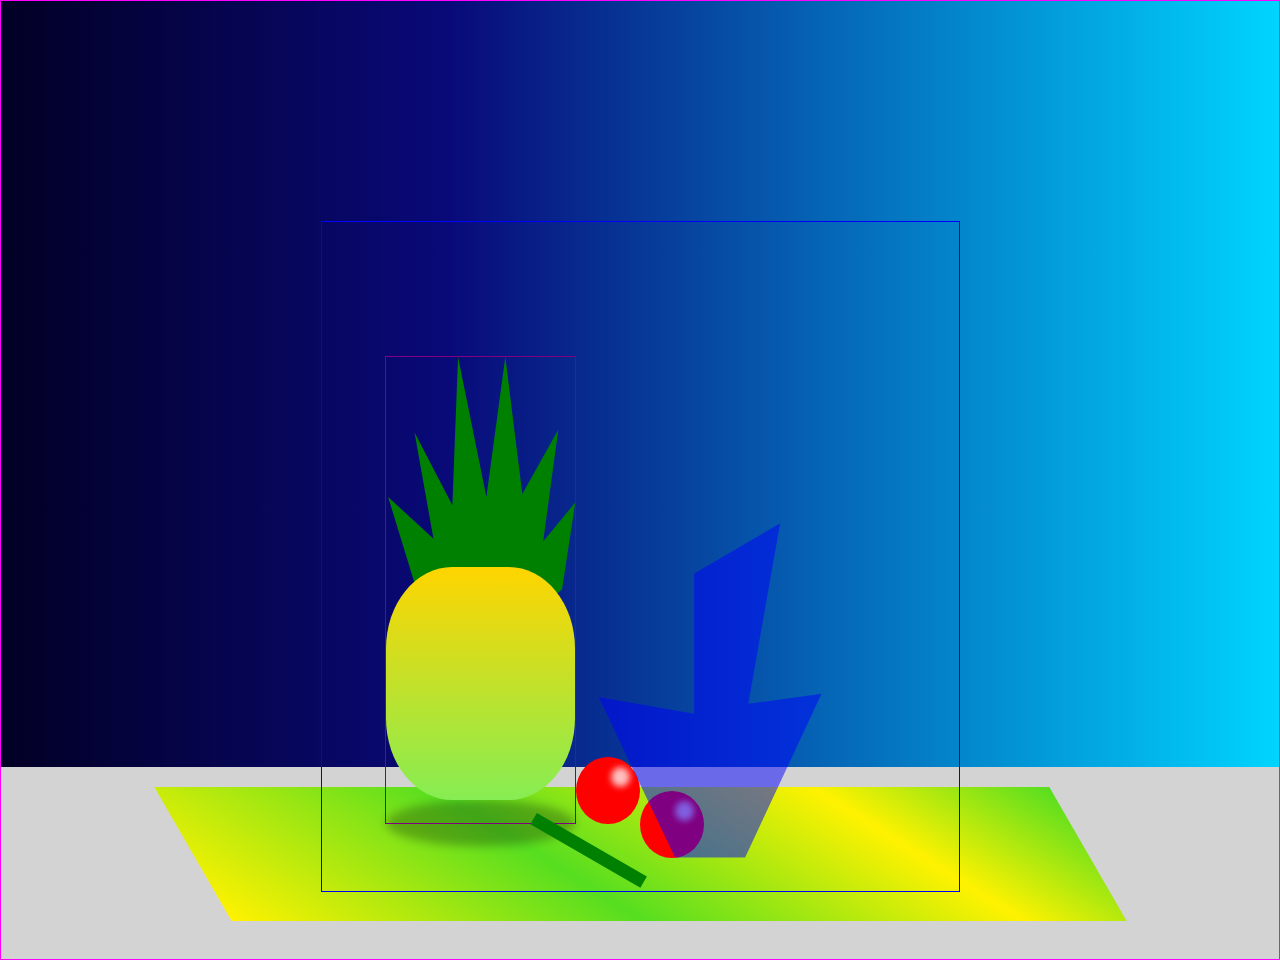
<file: SLC/index.html>
<!DOCTYPE html>
<html lang="en">
<head>
    <meta charset="UTF-8">
    <meta name="viewport" content="width=device-width, initial-scale=1.0">
    <title>Still Life Coding</title>
    <style>
        *{
            margin: 0;
            box-sizing:border-box;

        }
        main {
            aspect-ratio: 2 / 1.5;
            border: 1px solid magenta;
            position: relative;
            background: #020024;
            background: linear-gradient(90deg,rgba(2, 0, 36, 1) 0%, rgba(9, 9, 121, 1) 35%, rgba(0, 212, 255, 1) 100%);
        }

        #table {
            width: 100%;
            height: 20%;
            background-color: lightgray;
            position: absolute;
            bottom: 0;
        }

        #cloth {
            width: 70%;
            height: 70%;
            background: linear-gradient(
                45deg,
                rgba(255, 242, 0, 1) 0%,
                rgba(86, 222, 32, 1) 40%,
                rgba(255, 242, 0, 1) 77%,
                rgba(86, 222, 32, 1) 100%
            );
            position: absolute;
            left: 0;
            right: 0;
            margin: auto;
            bottom: 20%;
            transform: skew(30deg);
        }

        #objects {
            width: 50%;
            height: 70%;
            border: 1px solid blue;
            position: absolute;
            left: 0;
            right: 0;
            margin: auto;
            bottom: 7%;
            z-index: 10;
        }

        #pineapple {
            width: 30%;
            height: 70%;
            border: 1px solid purple;
            position: absolute;
            bottom: 10%;
            left: 10%;
        }

        #pa-fruit {
            width: 100%;
            height: 50%;
            position: absolute;
            bottom: 5%;
            background: #ffd500;
            background: linear-gradient(
                180deg,
                rgba(255, 213, 0, 1) 0%,
                rgba(134, 237, 83, 1) 100%
            );
            border-radius: 35%;
            /* z-index: 20; */
        }

        #pa-shadow {
            width: 100%;
            height: 10%;
            background: black;
            border-radius: 50%;
            opacity: 0.25;
            position: absolute;
            bottom: -5%;
            z-index: -5;
            filter:blur(5px);
        }

        #pa-stem {
            width: 100%;
            height: 60%;
            background-color: green;
            clip-path: polygon(
40% 100%, 16% 83%, 1% 50%, 25% 65%, 15% 27%, 35% 53%, 38% 0%, 53% 50%, 63% 0%, 72% 49%, 91% 26%, 83% 66%, 100% 52%, 93% 83%, 69% 97%, 60% 100%);
            position: absolute;
            bottom: 40%;
        }

        .apples {
            width: 10%;
            height: 10%;
            background-color: red;
            border-radius: 50%;
            position: absolute;
        }

        #apple-1 {
            bottom: 5%;
            left: 50%;
        }

        #apple-2 {
            bottom: 10%;
            left: 40%;
        }

        .shine {
            width: 30%;
            height: 30%;
            background-color: white;
            position: absolute;
            right: 15%;
            top: 15%;
            border-radius: 50%;
            opacity: 0.75;
            filter: blur(3px);
        }

        #pencil {
            width: 20%;
            height: 2%;
            background-color: green;
            position: absolute;
            bottom: 5%;
            left: 32%;
            transform: rotate(30deg);
        }

        #bottle {
            width: 50%;
            height: 50%;
            background-color: blue;
            position: absolute;
            bottom: 5%;
            right: 10%;
            opacity: 0.5;
            clip-path: polygon(37% 15%, 64% 0%, 54% 54%, 77% 51%, 53% 100%, 31% 100%, 7% 52%, 37% 57%);
        }
    </style>
</head>
<body>
    <main>

        <div id="objects">
            <div id="pineapple">
                <div id="pa-stem"></div>
                <div id="pa-fruit"></div>
                <div id="pa-shadow"></div>
            </div>
            
            <div class="apples" id="apple-1">
                <div class="shine"></div>
            </div>
            <div class="apples" id="apple-2">
                <div class="shine"></div>
            </div>
            
            <div id="pencil"></div>
            
            <div id="bottle"></div>
        </div>
        
         
        <div id="table">
<div id="cloth"></div>

        </div>
    </main>
</body>
</html>
</file>
<file: assets/portfolio.css>
:root{--paper:#fff;--ink:#111;--muted:#666;--line:#ddd;--accent:#111}*{box-sizing:border-box}html{scroll-behavior:smooth;scroll-padding-top:32px}body{margin:0;background:var(--paper);color:var(--ink);font-family:Arial,Helvetica,sans-serif;-webkit-font-smoothing:antialiased}a{color:inherit;text-decoration:none}a:focus-visible{outline:2px solid var(--accent);outline-offset:7px}::selection{background:#ddd}header,main,footer{max-width:1600px;margin:auto;padding-left:5.5%;padding-right:5.5%}.header{height:110px;display:flex;align-items:center;justify-content:space-between}.identity{font-weight:600;font-size:19px;letter-spacing:-.7px}.identity span{font-weight:400;color:var(--muted)}nav{display:flex;gap:36px;font-size:13px}nav a:hover,.text-link:hover{color:var(--accent)}sup{font-size:9px;padding-left:3px}.hero{position:relative;padding:92px 0 64px;border-bottom:1px solid var(--line)}.eyebrow{font-size:11px;letter-spacing:1.6px;text-transform:uppercase;display:flex;align-items:center;gap:10px}.dot{width:6px;height:6px;background:var(--accent);border-radius:50%}h1{font-size:clamp(58px,8.5vw,136px);font-weight:400;letter-spacing:-.075em;line-height:1.02;margin:42px 0 42px}em{font-family:Georgia,'Times New Roman',serif;font-weight:400;letter-spacing:-.065em}h1 em{color:var(--accent)}.hero-bottom{display:flex;justify-content:space-between;align-items:end;font-size:14px;line-height:1.7}.hero-bottom p{margin:0;color:var(--muted)}.text-link{display:inline-flex;gap:40px;align-items:center;border-bottom:1px solid var(--ink);padding-bottom:8px;font-size:13px}.orbit{position:absolute;right:4%;top:90px;font-size:104px;font-family:Georgia,serif;color:#111;transform:rotate(-20deg)}.work{padding-top:76px}.section-heading{display:flex;align-items:center;justify-content:space-between;margin-bottom:34px}.section-heading h2{font-size:16px;font-weight:400;letter-spacing:-.3px;margin:0}.section-heading>span{font-size:10px;letter-spacing:1px;text-transform:uppercase;color:var(--muted)}.project-grid{display:grid;grid-template-columns:1fr 1fr;gap:62px 30px}.offset{padding-top:100px}.art{aspect-ratio:1.24;overflow:hidden;position:relative;background:#f2f2f2}.art img{width:100%;height:100%;object-fit:cover;transition:transform .6s}.project-link:hover .art img{transform:scale(1.035)}.dream{background:#181b27}.dream img{opacity:.74;image-rendering:pixelated}.dream:after{content:'';position:absolute;inset:0;background:linear-gradient(transparent 40%,#10121ccc)}.dream-title{position:absolute;bottom:12%;left:8%;color:#f0eee7;z-index:1;font-family:Georgia,serif;font-size:clamp(25px,3.4vw,55px);letter-spacing:-1.5px}.dream-title span{display:block;font:8px Arial,sans-serif;letter-spacing:2px;margin-bottom:14px}.open{position:absolute;right:18px;top:18px;width:36px;height:36px;background:var(--paper);border-radius:50%;display:grid;place-items:center;font-size:21px;z-index:2;transition:transform .25s}.project-link:hover .open{transform:rotate(45deg)}.ocean img{object-fit:contain;mix-blend-mode:multiply;padding:12% 3% 2%}.art-label{position:absolute;left:7%;top:8%;font-size:11px;line-height:1.35;letter-spacing:1px}.project-info{display:flex;align-items:center;justify-content:space-between;margin-top:22px}.project-info h3{font-size:22px;font-weight:400;letter-spacing:-.65px;margin:0}.project-info>span{font-size:11px;color:var(--muted)}.category{font-size:10px;text-transform:uppercase;letter-spacing:1px;color:var(--muted);margin:10px 0}.description{font-size:13px;line-height:1.65;color:var(--muted);max-width:390px;margin:16px 0 0}.embed{position:absolute;inset:0;pointer-events:none;overflow:hidden}.embed iframe{border:0;width:1000px;height:800px;transform:scale(.6);transform-origin:top left;pointer-events:none}.type{background:#f2f2f2}.type .embed{top:22%;left:4%}.still .embed{top:10%;left:5%;right:5%}.still{background:#f2f2f2}.archive{padding:100px 0 0}.archive-row{border-top:1px solid var(--line);display:grid;grid-template-columns:65px 1fr 190px 20px;align-items:center;gap:15px;padding:30px 0;transition:color .2s}.archive-row:last-child{border-bottom:1px solid var(--line)}.archive-row:hover{color:var(--accent)}.archive-row h3{font-size:20px;font-weight:400;letter-spacing:-.5px;margin:0}.number,.archive-meta{font-size:11px;color:var(--muted)}.about{padding:130px 0;display:grid;grid-template-columns:1.4fr 1fr;gap:12%}.about h2{font-size:clamp(35px,4.2vw,66px);line-height:1.12;font-weight:400;letter-spacing:-2.7px;margin:34px 0}.about h2 em{color:var(--accent)}.about-copy h3{font-size:20px;font-weight:400;letter-spacing:-.4px}.about-copy p{font-size:14px;color:var(--muted);line-height:1.8}.about-copy .text-link{margin-top:20px}.moon{font-family:Georgia,serif;font-size:40px;color:var(--accent)}footer{border-top:1px solid var(--line);height:110px;display:flex;justify-content:space-between;align-items:center;font-size:11px}footer p{color:var(--muted)}.skip{position:fixed;top:-80px;left:20px;background:var(--ink);color:white;padding:12px;z-index:10}.skip:focus{top:12px}@media(min-width:1500px){.embed iframe{transform:scale(.7)}}@media(max-width:900px){.orbit{font-size:70px;top:65px}.hero{padding-top:65px}.embed iframe{transform:scale(.42)}.offset{padding-top:65px}.about{gap:7%}.archive-row{grid-template-columns:40px 1fr 145px 20px}}@media(max-width:600px){header,main,footer{padding-left:6%;padding-right:6%}.header{height:88px;align-items:center}.identity{font-size:16px}nav{gap:16px;font-size:11px}nav a:nth-child(2){display:none}.hero{padding:55px 0 40px}.eyebrow{font-size:9px;letter-spacing:1px}.orbit{font-size:44px;top:2px;right:2%}h1{font-size:clamp(48px,10.5vw,64px);margin:34px 0}.hero-bottom{align-items:start;gap:28px;flex-direction:column;font-size:12px}.text-link{font-size:12px;gap:24px}.work{padding-top:42px}.section-heading{align-items:start;gap:15px}.section-heading h2{font-size:15px}.section-heading>span{font-size:8px;max-width:130px;text-align:right;line-height:1.5}.project-grid{grid-template-columns:1fr;gap:40px}.offset{padding-top:0}.art{aspect-ratio:1.15}.dream-title{font-size:36px}.embed iframe{transform:scale(.43)}.project-info{margin-top:17px}.project-info h3{font-size:21px}.description{margin-top:12px}.archive{padding-top:66px}.archive-row{grid-template-columns:28px 1fr 16px;padding:25px 0;gap:10px}.archive-row h3{font-size:17px}.archive-meta{display:none}.about{padding:75px 0;grid-template-columns:1fr;gap:22px}.about h2{font-size:40px;letter-spacing:-2px}.about-copy{max-width:360px}.moon{display:none}footer{height:90px}footer p{display:none}}@media(prefers-reduced-motion:reduce){html{scroll-behavior:auto}*,*:before,*:after{transition:none!important}}

/* Restrained monochrome portfolio layout. Artwork retains its original colors. */
.hero{padding:70px 0 56px}.hero h1{font-size:clamp(42px,6.5vw,96px);letter-spacing:-.065em;margin:0 0 22px;line-height:1.08}.hero h1 span{color:var(--muted);font-weight:400}.role{font-size:14px;color:var(--muted);margin:0}.offset{padding-top:0}.project-grid{row-gap:48px}.about{padding:80px 0;grid-template-columns:1fr 1fr;gap:30px}.about>h2{font:400 16px Arial,Helvetica,sans-serif;letter-spacing:0;margin:0}.about-copy h3{margin:0 0 18px}.about-copy p{margin:8px 0}.type .embed{top:15%}@media(max-width:600px){.hero{padding:42px 0}.hero h1{font-size:42px}.hero h1 span{display:block;margin-top:8px}.project-grid{row-gap:36px}.about{padding:56px 0;grid-template-columns:1fr;gap:24px}}
</file>
<file: css-typeface/assets/styles.css>
* {
  box-sizing: border-box;
}

body {
  background-color: white;
}

main {
  display: flex;
  flex-direction: row;
}

.roof {
  position: relative;
  width: 200px;
  height: 80px;
}
.letter {
  width: 200px;
  display: flex;
  flex-direction: column;
  gap: 0;
  line-height: 0;
  font-size: 0;
}

.grid {
  display: grid;
  grid-template-columns: repeat(6, 40px);
  grid-template-rows: repeat(6, 40px);
}

.cell {
  display: inline-block;
  width: 40px;
  height: 40px;
  background-color: black;
  text-align: center;
  place-content: center;
}

.inner {
  width: 100%;
  height: 100%;
  border-radius: 50%;
  background-color: white;
}

main:hover .fill {
  background-color: black;
}

main:hover .reverse {
  background-color: white;
}

#p1 {
  width: 200px;
}

#p2 {
  width: 50px;
}

#p3 {
  width: 25px;
}

.triangle {
  width: 0;
  height: 0;
  border-left: 80px solid transparent;
  border-right: 80px solid transparent;
  border-bottom: 80px solid black;
}

.window {
  position: absolute;
  background-color: white;
  width: 40px;
  height: 40px;
  bottom: 0;
}

.window-left {
  left: 40px;
}

.window-right {
  right: 80px;
}
.triangle-small {
  width: 0px;
  height: 0px;
  border-right: 40px solid black;
  border-top: 40px solid transparent;
}

.triangle-small1 {
  width: 0px;
  height: 0px;
  border-right: 40px solid black;
  border-bottom: 40px solid transparent;
}
.triangle-small2 {
  width: 0px;
  height: 0px;
  border-left: 40px solid black;
  border-bottom: 40px solid transparent;
}
.triangle-small3 {
  width: 0px;
  height: 0px;
  border-left: 40px solid black;
  border-top: 40px solid transparent;
}
</file>
<file: Java/assets/css/style.css>
:root {
  --green: springgreen;
}

body {
  background-color: black;
  color: var(--green);
  font-family: monospace;
  font-size: 15px;
}

.choice {
  cursor: pointer;
  padding-top: 10px;
  padding-bottom: 10px;
  margin: 0;
}

.choice:hover {
  background-color: var(-green);
  color: black;
}
</file>
